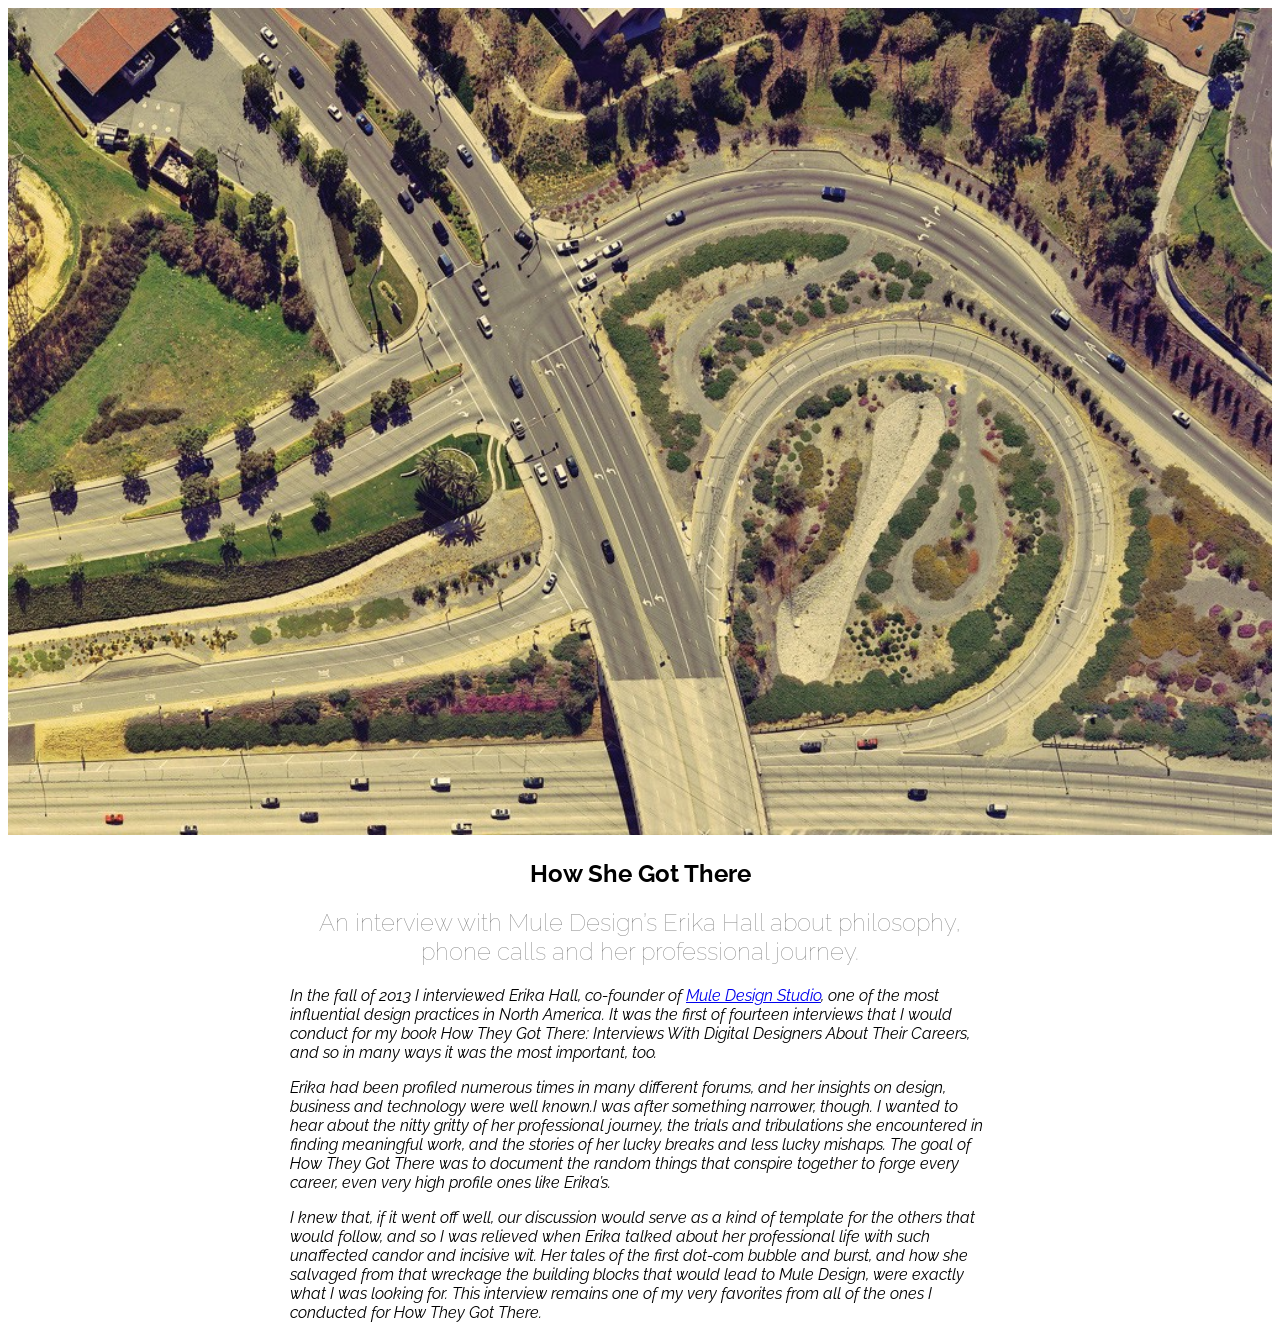
<file: week-01/day-2/index.html>
<!DOCTYPE html>
<html>
    <head>  <title>"How She got there"</title>
            <link rel="stylesheet" href="index.css">
            <link href="https://fonts.googleapis.com/css?family=Raleway" rel="stylesheet">
    </head>
    <body>
        <img src="road.jpeg">
        <article>
            <h1>How She Got There</h1> 
            <h2>An interview with Mule Design’s Erika Hall about philosophy, phone calls and her professional journey.</h2>
            <p>In the fall of 2013 I interviewed Erika Hall, co-founder of <a href="https://muledesign.com/" target="_blank" >Mule Design Studio</a>, one of the most influential design practices in North America. It was the first of fourteen interviews that I would conduct for my book How They Got There: Interviews With Digital Designers About Their Careers, and so in many ways it was the most important, too.</p> 
            
            <p>Erika had been profiled numerous times in many different forums, and her insights on design, business and technology were well known.I was after something narrower, though. I wanted to hear about the nitty gritty of her professional journey, the trials and tribulations she encountered in finding meaningful work, and the stories of her lucky breaks and less lucky mishaps. The goal of How They Got There was to document the random things that conspire together to forge every career, even very high profile ones like Erika’s.</p>
            
            
            <p>I knew that, if it went off well, our discussion would serve as a kind of template for the others that would follow, and so I was relieved when Erika talked about her professional life with such unaffected candor and incisive wit. Her tales of the first dot-com bubble and burst, and how she salvaged from that wreckage the building blocks that would lead to Mule Design, were exactly what I was looking for. This interview remains one of my very favorites from all of the ones I conducted for How They Got There.</p>
        </article>
    </body>
</html>
</file>
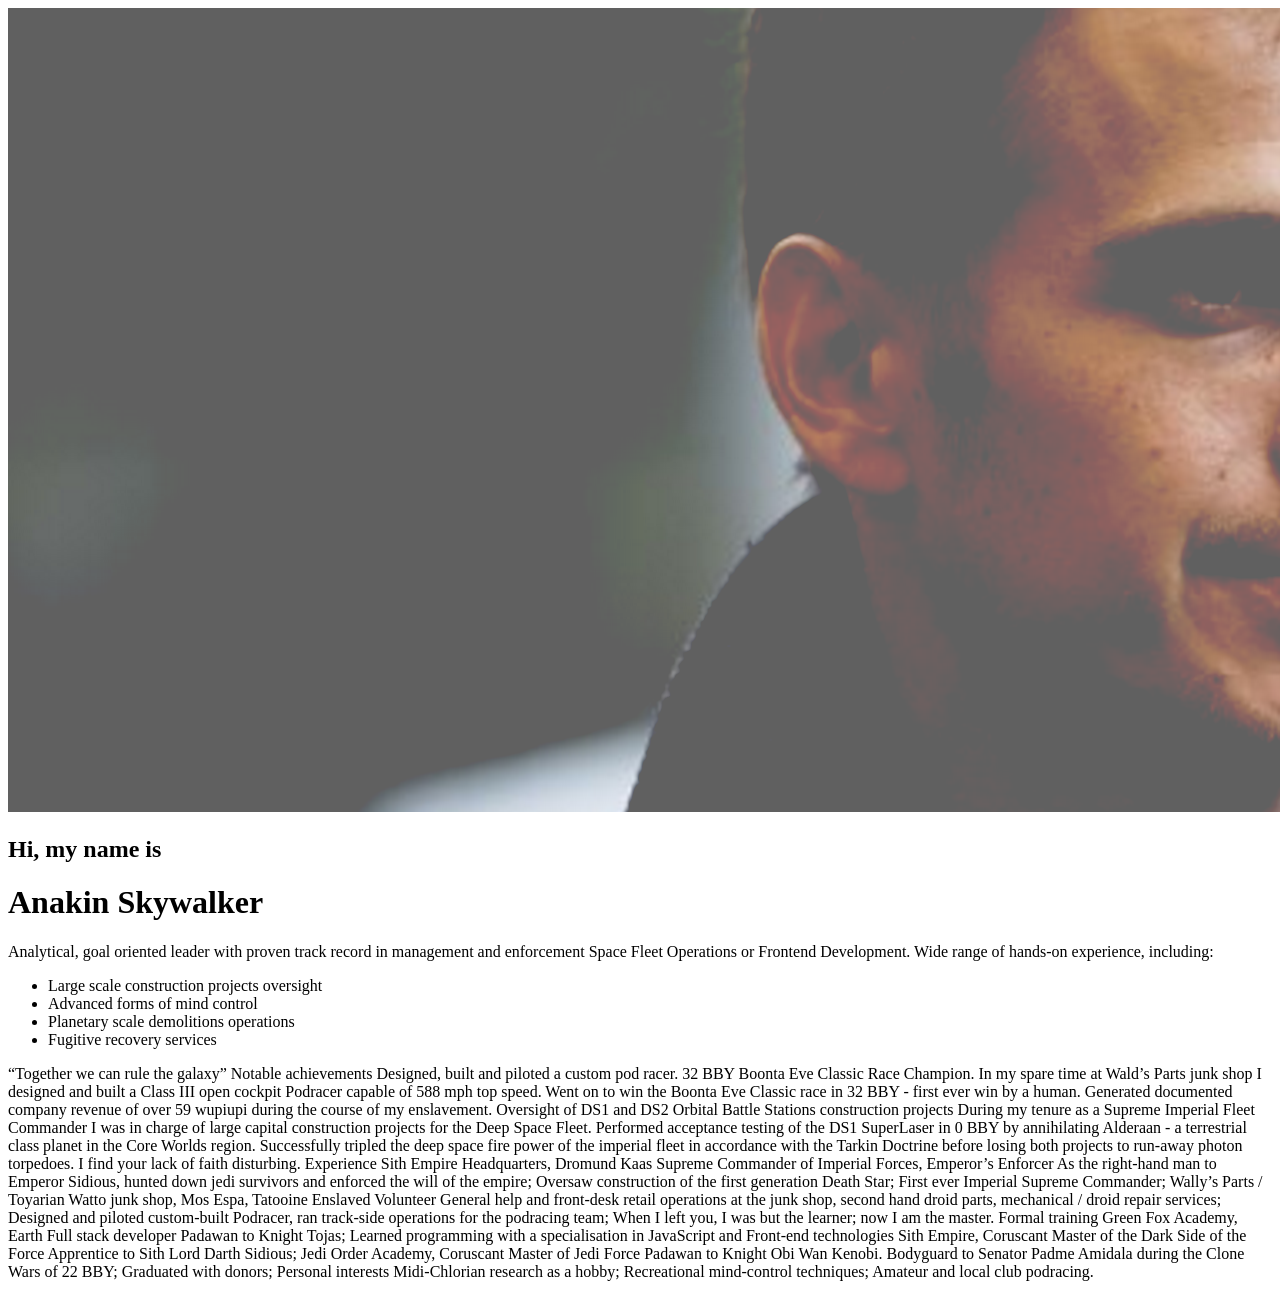
<file: week-01/day-2/Exercise2/index.html>
<!DOCTYPE html>
<head>
    <title>Anakin's CV </title>
    <body>
        <img src="anakin.png">
            <h2>Hi, my name is</h2> 
            <h1> Anakin Skywalker</h1>

            <p>Analytical, goal oriented leader with proven track record in management and enforcement Space Fleet Operations or Frontend Development. Wide range of hands-on experience, including:</p>
                <ul>
                <li>Large scale construction projects oversight</li>
                <li>Advanced forms of mind control</li>
                <li>Planetary scale demolitions operations</li>
                <li>Fugitive recovery services</li>
                 </ul>
            <q>Together we can rule the galaxy</q>
            
            Notable achievements
            Designed, built and piloted a custom pod racer. 32 BBY Boonta Eve Classic Race Champion.
            In my spare time at Wald’s Parts junk shop I designed and built a Class III open cockpit Podracer capable of 588 mph top speed. Went on to win the Boonta Eve Classic race in 32 BBY - first ever win by a human. Generated documented company revenue of over 59 wupiupi during the course of my enslavement.
            
            Oversight of DS1 and DS2 Orbital Battle Stations construction projects
            During my tenure as a Supreme Imperial Fleet Commander I was in charge of large capital construction projects for the Deep Space Fleet. Performed acceptance testing of the DS1 SuperLaser in 0 BBY by annihilating Alderaan - a terrestrial class planet in the Core Worlds region. Successfully tripled the deep space fire power of the imperial fleet in accordance with the Tarkin Doctrine before losing both projects to run-away photon torpedoes.
            
            I find your lack of faith disturbing.
            
            Experience
            Sith Empire Headquarters, Dromund Kaas
            Supreme Commander of Imperial Forces, Emperor’s Enforcer
            
            As the right-hand man to Emperor Sidious, hunted down jedi survivors and enforced the will of the empire;
            Oversaw construction of the first generation Death Star;
            First ever Imperial Supreme Commander;
            Wally’s Parts / Toyarian Watto junk shop, Mos Espa, Tatooine
            Enslaved Volunteer
            
            General help and front-desk retail operations at the junk shop, second hand droid parts, mechanical / droid repair services;
            Designed and piloted custom-built Podracer, ran track-side operations for the podracing team;
            When I left you, I was but the learner; now I am the master.
            
            Formal training
            Green Fox Academy, Earth
            Full stack developer
            
            Padawan to Knight Tojas;
            Learned programming with a specialisation in JavaScript and Front-end technologies
            Sith Empire, Coruscant
            Master of the Dark Side of the Force
            
            Apprentice to Sith Lord Darth Sidious;
            Jedi Order Academy, Coruscant
            Master of Jedi Force
            
            Padawan to Knight Obi Wan Kenobi. Bodyguard to Senator Padme Amidala during the Clone Wars of 22 BBY;
            Graduated with donors;
            Personal interests
            Midi-Chlorian research as a hobby;
            Recreational mind-control techniques;
            Amateur and local club podracing.
    </body>
</head>
</file>
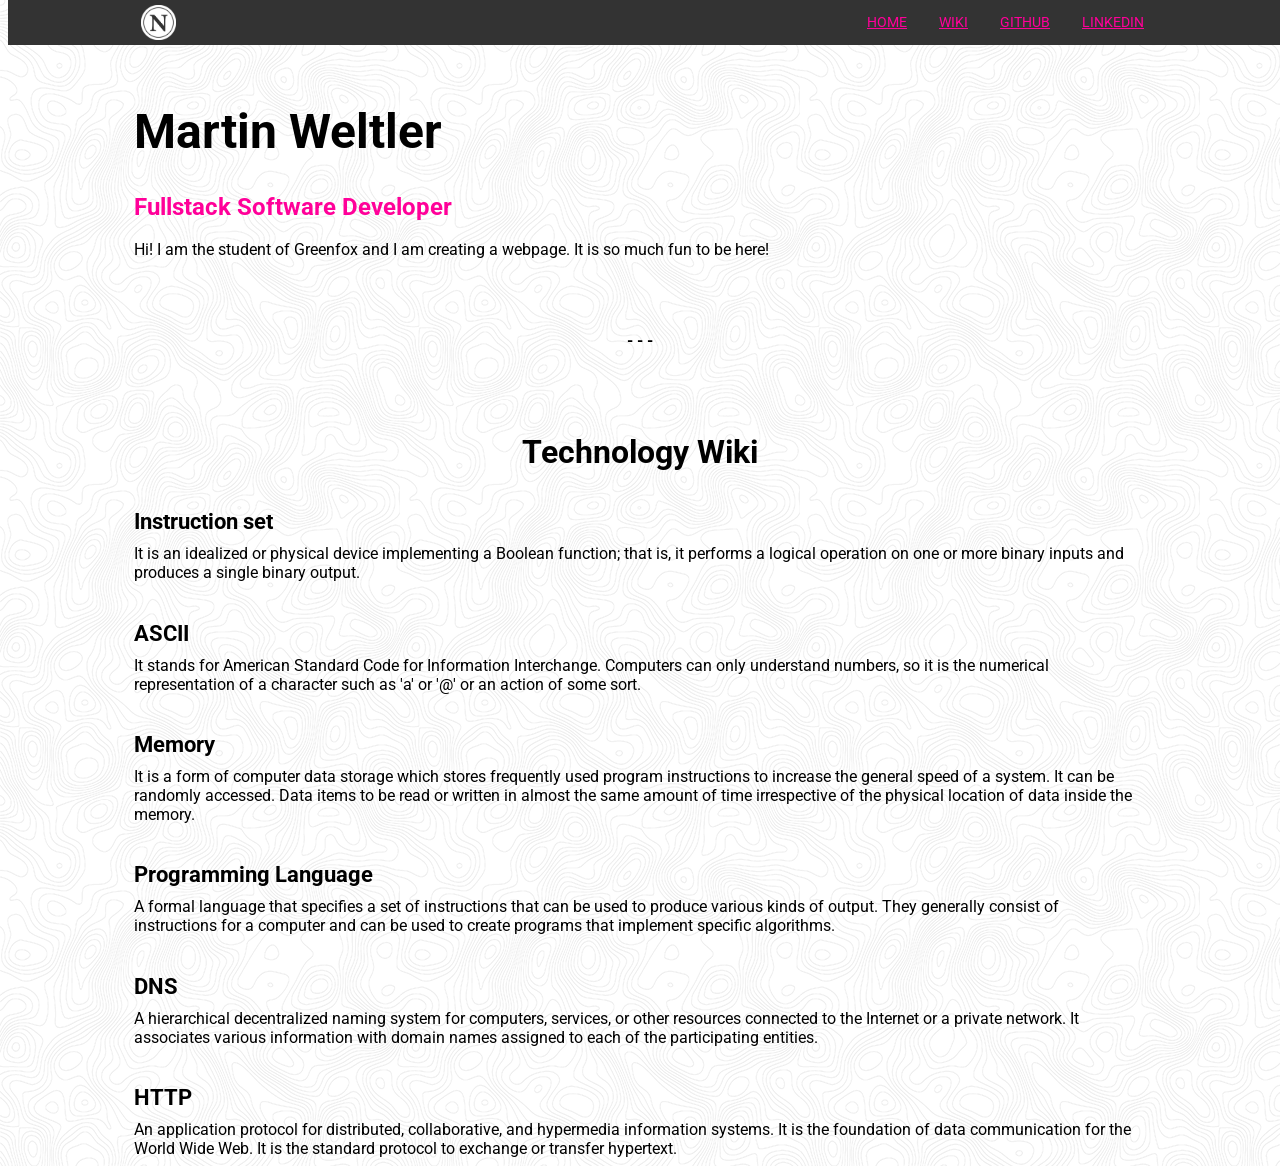
<file: week-01/day-2/Workshop/index.html>
<!DOCTYPE html>
<html>
    <head>
        <title>GreenFox First Workshop</title>
        <link rel="stylesheet" href="style.css">
        <link href="https://fonts.googleapis.com/css?family=Roboto" rel="stylesheet">
        <body>
                <div class="topnav">
                        <div class="topnav-text">
                        <a href="#about"><u>LINKEDIN</u></a>
                        <a href="#contact"><u>GITHUB</u></a>
                        <a href="#news"><u>WIKI</u></a>
                        <a href="#home"><u>HOME</u></a>
                        <img class="logo" src="logo.png"> 
                        </div>
                </div>
            
        <main>
                

            <h1>Martin Weltler</h1>
            <h2>Fullstack Software Developer</h2>
            <p1>Hi! I am the student of Greenfox and I am creating a webpage. It is so much fun to be here!</p1>
            <h4>- - -</h4>
            <h3>Technology Wiki</h3>

            <h5>Instruction set</h5>
            <p2>It is an idealized or physical device implementing a Boolean function; that is, it performs a logical operation on one or more binary inputs and produces a single binary output.</p2>

            <h5>ASCII</h5>
            <p2>It stands for American Standard Code for Information Interchange. Computers can only understand numbers, so it is the numerical representation of a character such as 'a' or '@' or an action of some sort.</p2>
                    
            <h5>Memory</h5>
            <p2>It is a form of computer data storage which stores frequently used program instructions to increase the general speed of a system. It can be randomly accessed. Data items to be read or written in almost the same amount of time irrespective of the physical location of data inside the memory.</p2>
            
            <h5>Programming Language</h5>
            <p2>A formal language that specifies a set of instructions that can be used to produce various kinds of output. They generally consist of instructions for a computer and can be used to create programs that implement specific algorithms.</p2>
                    
            <h5>DNS</h5>
            <p2>A hierarchical decentralized naming system for computers, services, or other resources connected to the Internet or a private network. It associates various information with domain names assigned to each of the participating entities.</p2>
            
            <h5>HTTP</h5>
            <p2>An application protocol for distributed, collaborative, and hypermedia information systems. It is the foundation of data communication for the World Wide Web. It is the standard protocol to exchange or transfer hypertext.</p2>
        </main> 
        </body>

    </head>

</html>
</file>
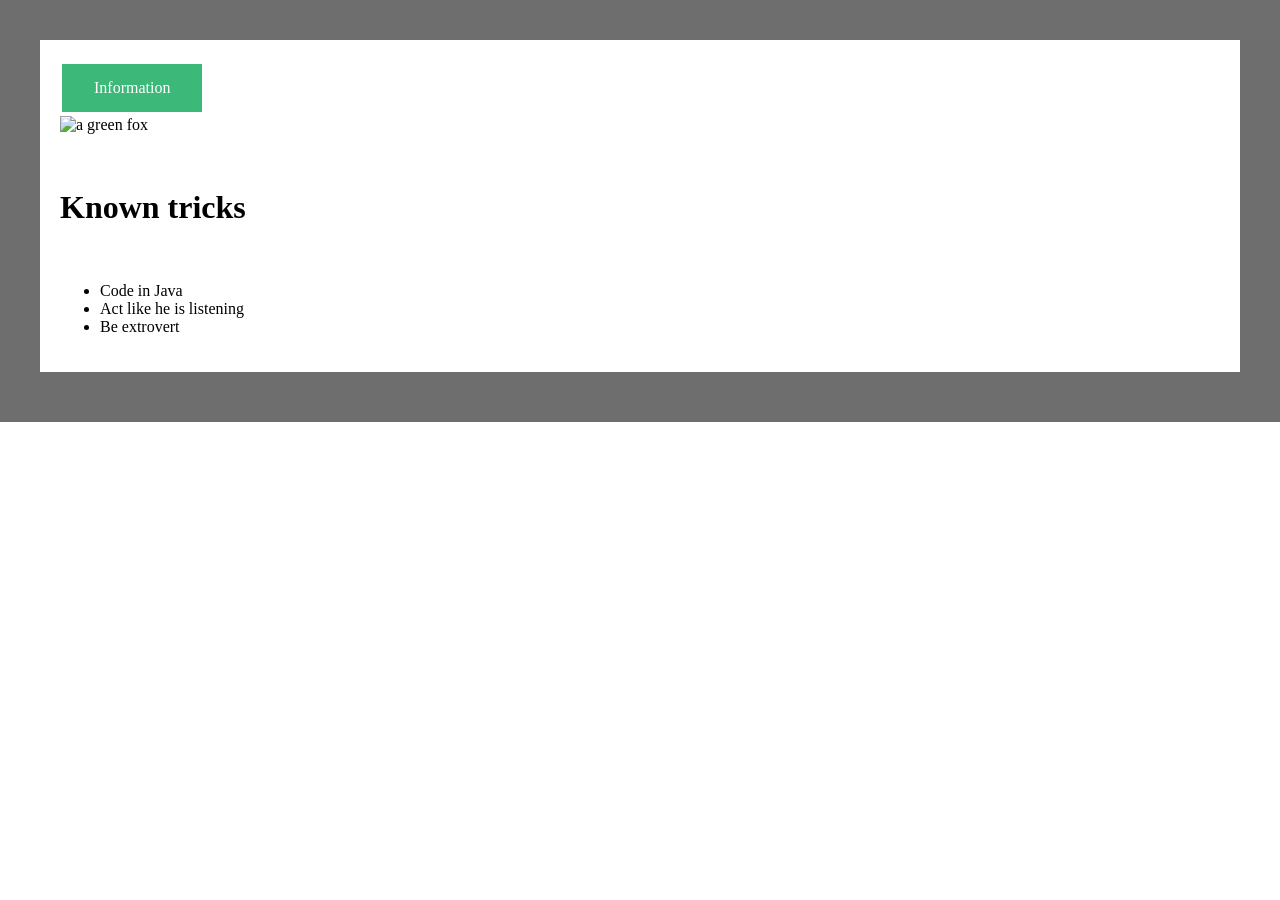
<file: week-07/day4/src/main/resources/templates/index.html>
<!DOCTYPE HTML>
<html xmlns:th="http://www.thymeleaf.org">
<head>
    <title>Getting Started: Serving Web Content</title>
    <meta http-equiv="Content-Type" content="text/html; charset=UTF-8"/>
</head>
<style>
    body {
        border: 40px solid #6e6e6e;
        outline: #6e6e6e solid 10px;
        margin: auto;
        padding: 20px;
    }
    .button {
        background-color: #3cb878;
        border: none;
        color: white;
        padding: 15px 32px;
        text-align: center;
        text-decoration: none;
        display: inline-block;
        font-size: 16px;
        margin: 4px 2px;
        cursor: pointer;
    }
</style>
<body>
<a href="http://localhost:8080/info" class="button">Information</a>
<br>
<img th:src="@{grfox.png}" alt="a green fox" width="300" height="300">
<br>
<p th:text="'This is ' + ${nameOfPet} + ', he is living on sandwich and beer!'"></p>
<br>
<h1>Known tricks</h1>
<span th:if="${tricks} == 0 " th:text="Male" ></span>
<span th:unless="${tricks} "></span>
<br>
<ul>
    <li>Code in Java</li>
    <li>Act like he is listening</li>
    <li>Be extrovert</li>
</ul>
</body>
</html>
</file>
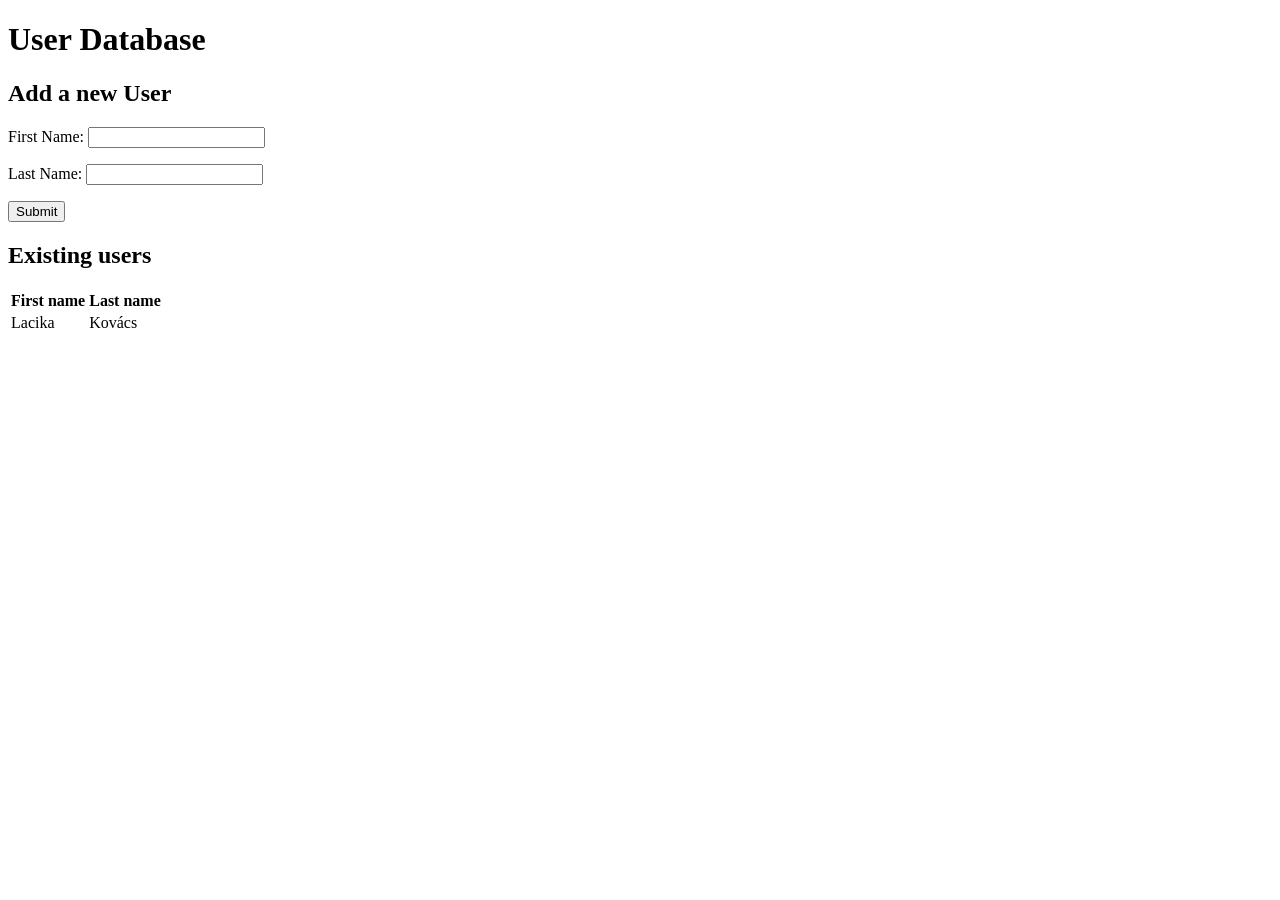
<file: week-08/day4/finder/src/main/resources/templates/index.html>
<!DOCTYPE HTML>
<html xmlns:th="http://www.thymeleaf.org">
<head>
    <title>Getting Started: Serving Web Content</title>
    <meta http-equiv="Content-Type" content="text/html; charset=UTF-8"/>
</head>
<body>
<h1>User Database</h1>
<h2>Add a new User</h2>
<form action="#" th:action="@{/app}" th:object="${new_user}" method="post">
    <p>First Name: <input type="text" th:field="*{firstName}" /></p>
    <p>Last Name: <input type="text" th:field="*{lastName}" /></p>
    <p><input type="submit" value="Submit" /></p>
</form>
<h2>Existing users</h2>
<table>
    <tr>
        <th>First name</th>
        <th>Last name</th>
    </tr>
    <tr th:each="swag : ${yolo}">
        <td th:text="${swag.firstName}">Lacika</td>
        <td th:text="${swag.lastName}">Kovács</td>
    </tr>
</table>
</body>
</html>
</file>
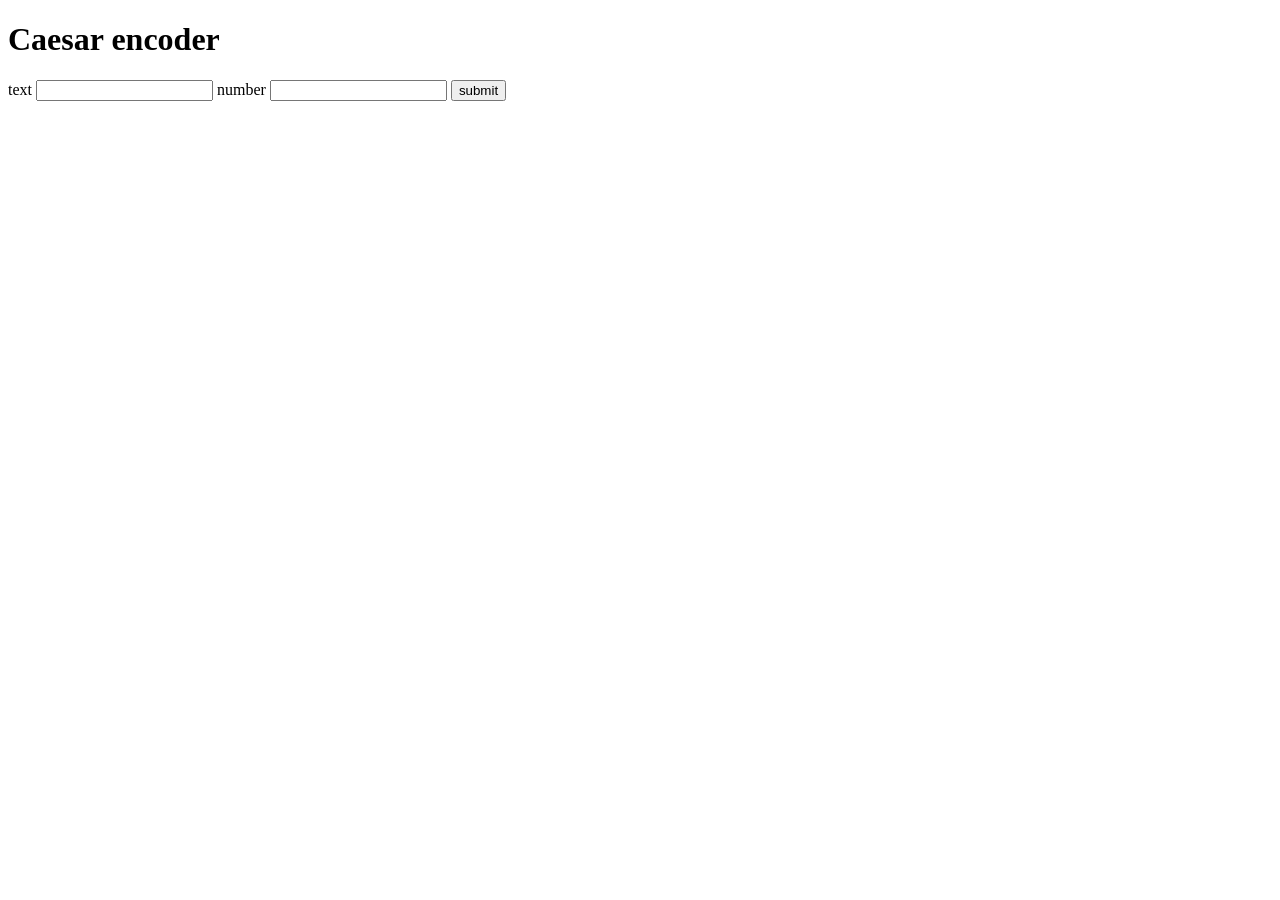
<file: week-07/day3/src/main/resources/templates/caesar.html>
<!DOCTYPE HTML>
<html xmlns:th="http://www.thymeleaf.org">
<head>
    <title>Getting Started: Serving Web Content</title>
    <meta http-equiv="Content-Type" content="text/html; charset=UTF-8"/>
</head>
<body>
<h1>Caesar encoder</h1>
<form action="#" th:action="@{/useful/caesar}" method="post">
    <label for="text">text</label>
    <input type="text" id="text" name="textToEncode" required/>
    <label for="number">number</label>
    <input type="number" id="number" name="number" required/>

    <input type="submit" value="submit" />
    <p th:text="${encodedText}"></p>
</form>
</body>
</html>
</file>
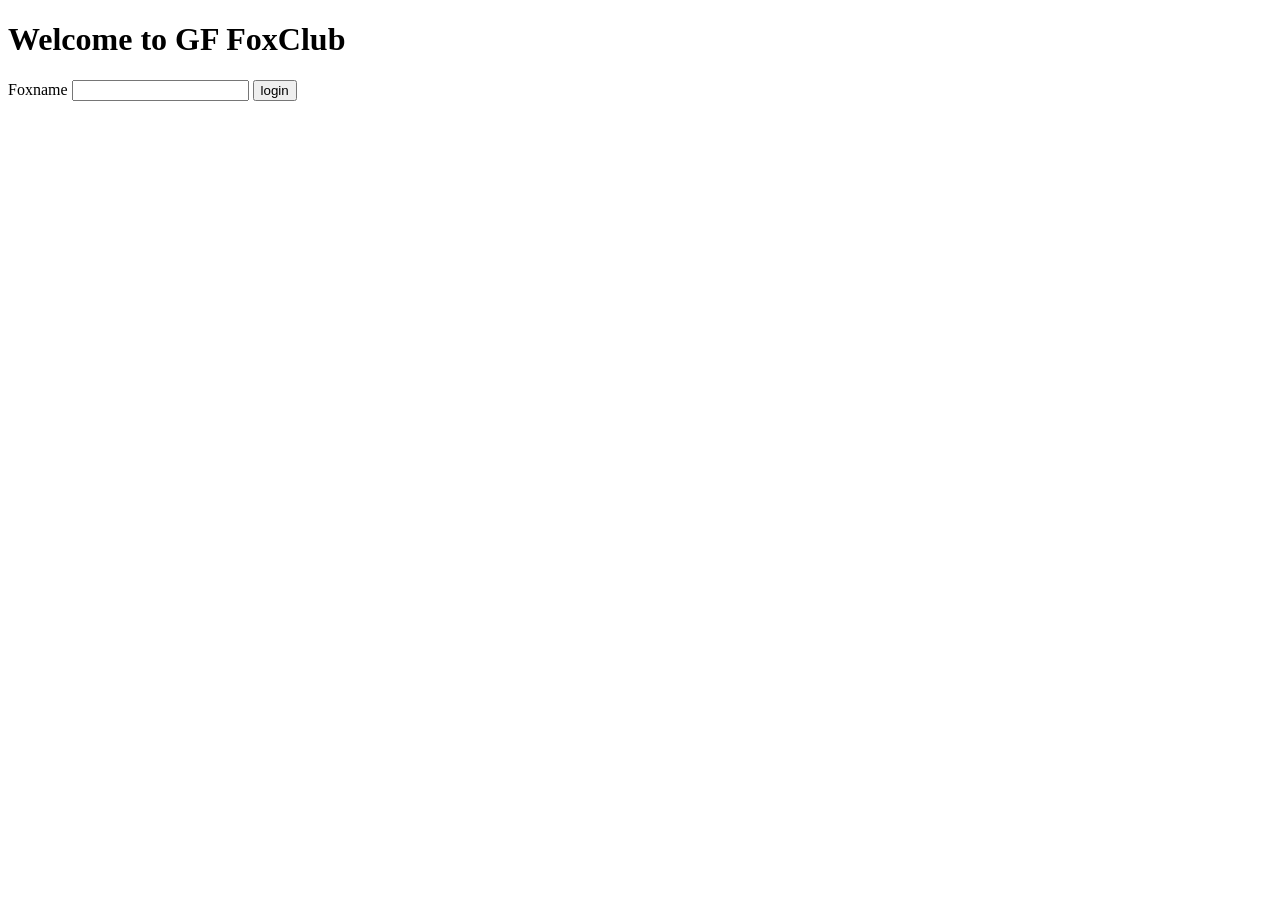
<file: week-07/day4/src/main/resources/templates/login.html>
<!DOCTYPE HTML>
<html xmlns:th="http://www.thymeleaf.org">
<head>
    <title>Getting Started: Serving Web Content</title>
    <meta http-equiv="Content-Type" content="text/html; charset=UTF-8"/>
</head>
<body>
<h1>Welcome to GF FoxClub</h1>
<form action="#" th:action="@{/login}" method="post">
    <label for="name">Foxname</label>
    <input type="text" id="name" name="nameOfPet" />
    <input type="submit" value="login" />
</form>
</body>
</html>
</file>
<file: week-01/day-2/index.css>
article {
    width: 700px;
    margin: 0 auto;
    font-family: 'Raleway', sans-serif;
}
h1,h2 {
    text-align: center;
}
h2{
    color: grey;
    font-weight: lighter
}
p {
    font-style: italic
}
img {
    width: 100%;
}
</file>
<file: week-01/day-2/Workshop/style.css>
.topnav {
    background-color: #333;
    overflow: hidden;
    margin: auto;
    padding: 0%;
    position: fixed;
    top: 0;
    width: 100%;
}
body{

    background-image: url("topography.png");
    font-family: -apple-system, BlinkMacSystemFont, 'Segoe UI', Roboto, Oxygen, Ubuntu, Cantarell, 'Open Sans', 'Helvetica Neue', sans-serif, courier;
}
main {
    padding-left: 10%;
    padding-right: 10%;
    padding-top: 5%;

}
.topnav-text{
    padding-right: 10%;
    padding-left: 10%;
    vertical-align: middle;
}
.topnav a {
    float: right;
    color: #ff0099;
    text-align: center;
    padding: 14px 16px;
    text-decoration: none;
    font-size: 14px;
    border: 10px;
    vertical-align: middle;
    
}
.logo{
    width: 35px;
    height: 35px;
    padding: 5px;
    float: left;
    vertical-align: middle;
}

h1 {
    font-size: 300%;
}
h3 {
    text-align: center;
    font-size: 200%;
}
h2 {
    color: #ff0099;
}
h4 {
    text-align: center;
    padding: 5%;
}
h5 {
    font-size: 140%;
    margin-bottom: 10px;
}
</file>
